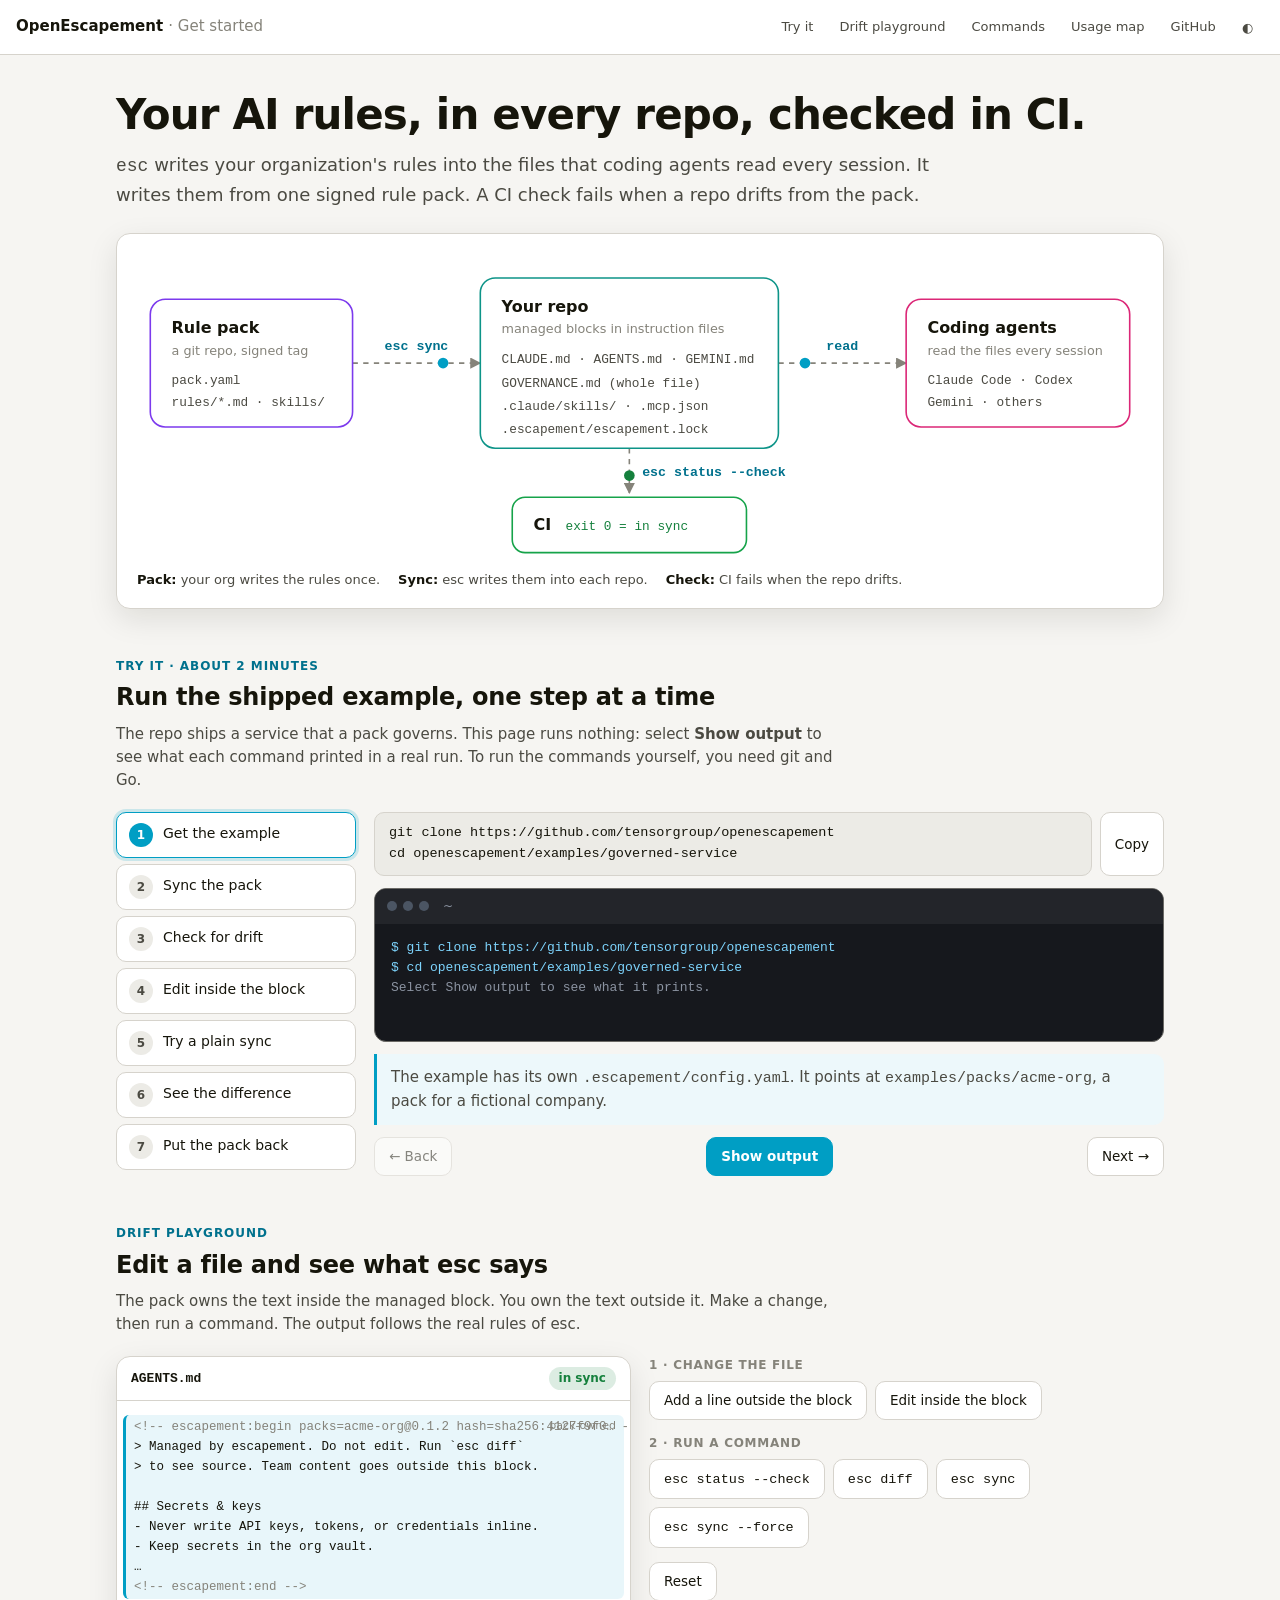
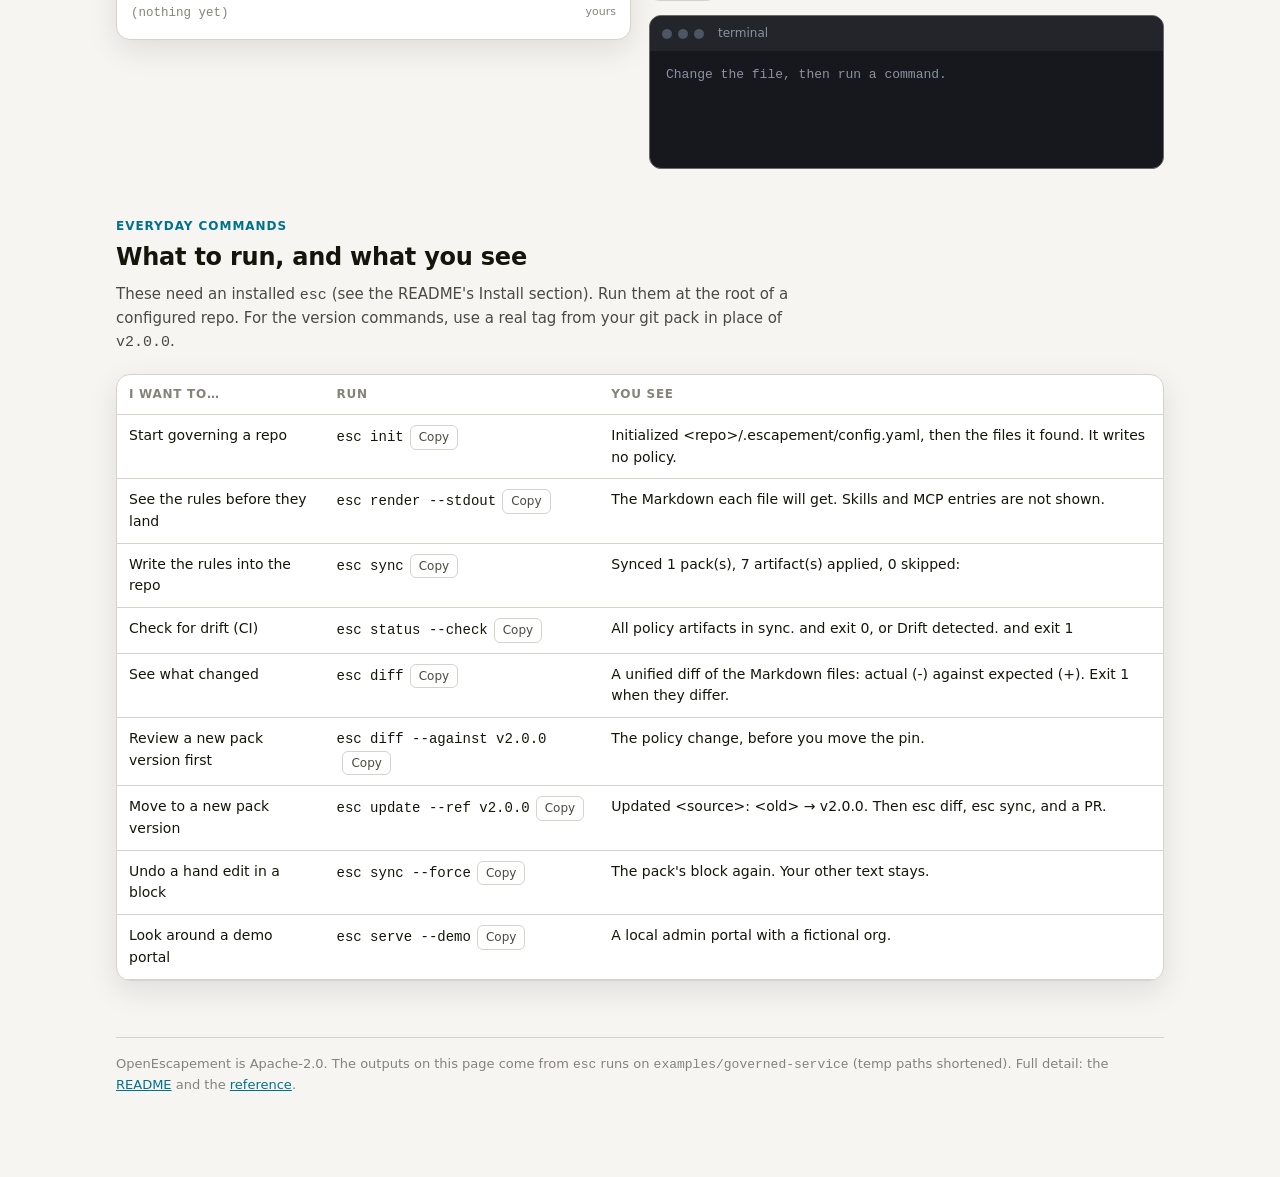
<file: docs/start/index.html>
<!doctype html>
<html lang="en">
<head>
<meta charset="utf-8">
<meta name="viewport" content="width=device-width, initial-scale=1, viewport-fit=cover">
<title>Get started with OpenEscapement</title>
<meta name="description" content="Try esc step by step: sync a rule pack, check for drift, and see what each command prints.">
<!-- docs/start/index.html — the interactive getting-started guide, linked from the README.
     Written 2026-11-24. Self-contained: no external requests. Every terminal output on this page
     was captured from a real esc run on examples/governed-service; long temp paths are shortened.
     Update the outputs here when esc's output format changes. -->
<style>
:root {
  color-scheme: light;
  --bg: #f6f5f2; --ground: #ecebe6; --surface: #ffffff; --ink: #16150b; --ink-2: #4b4a42; --ink-3: #85837a;
  --line: #d6d3cc; --accent: #009ec4; --accent-ink: #00718d; --focus: #009ec4; --warn: #b45309;
  --ok: #15803d; --bad: #dc2626;
  --author: #7c3aed; --repo: #0d9488; --ci: #16a34a; --core: #0891b2; --person: #db2777;
  --term-bg: #16181d; --term-ink: #e6e8ec; --term-dim: #8b93a1; --term-ok: #4ade80; --term-bad: #f87171; --term-warn: #fbbf24; --term-cmd: #7dd3fc;
  --shadow: 0 10px 30px rgba(22, 21, 11, .10);
}
@media (prefers-color-scheme: dark) {
  :root:not([data-theme="light"]) {
    color-scheme: dark;
    --bg: #0f1115; --ground: #14171d; --surface: #1a1e26; --ink: #eef0f3; --ink-2: #b5bac4; --ink-3: #7d8491;
    --line: #2c323d; --accent: #38bdf8; --accent-ink: #7dd3fc; --focus: #38bdf8; --warn: #fbbf24;
    --ok: #4ade80; --bad: #f87171;
    --term-bg: #0b0d11; --shadow: 0 10px 30px rgba(0, 0, 0, .45);
  }
}
:root[data-theme="dark"] {
  color-scheme: dark;
  --bg: #0f1115; --ground: #14171d; --surface: #1a1e26; --ink: #eef0f3; --ink-2: #b5bac4; --ink-3: #7d8491;
  --line: #2c323d; --accent: #38bdf8; --accent-ink: #7dd3fc; --focus: #38bdf8; --warn: #fbbf24;
  --ok: #4ade80; --bad: #f87171;
  --term-bg: #0b0d11; --shadow: 0 10px 30px rgba(0, 0, 0, .45);
}
* { box-sizing: border-box; }
[hidden] { display: none !important; }
html { scroll-behavior: smooth; }
@media (prefers-reduced-motion: reduce) { html { scroll-behavior: auto; } }
body {
  margin: 0; background: var(--bg); color: var(--ink);
  font: 15px/1.55 ui-sans-serif, system-ui, -apple-system, "Segoe UI", Roboto, "Helvetica Neue", Arial, sans-serif;
}
code, pre, .mono { font-family: ui-monospace, SFMono-Regular, Menlo, Consolas, monospace; }
a { color: var(--accent-ink); }
:focus-visible { outline: 2px solid var(--focus); outline-offset: 2px; }

/* top bar */
.top {
  position: sticky; top: env(safe-area-inset-top, 0px); z-index: 10;
  display: flex; align-items: center; gap: 14px; flex-wrap: wrap;
  padding: 10px max(16px, env(safe-area-inset-left, 0px)); background: var(--surface); border-bottom: 1px solid var(--line);
}
.brand { font-weight: 700; font-size: 15px; white-space: nowrap; }
.brand span { color: var(--ink-3); font-weight: 400; }
.top nav { display: flex; gap: 4px; flex-wrap: wrap; margin-left: auto; align-items: center; }
.top nav a, .iconbtn {
  font-size: 13px; color: var(--ink-2); text-decoration: none; padding: 6px 10px; border-radius: 99px;
  border: 1px solid transparent; background: none; cursor: pointer; font-family: inherit;
}
.top nav a:hover, .iconbtn:hover { border-color: var(--line); color: var(--ink); }

main { max-width: 1080px; margin: 0 auto; padding: 0 16px 80px; }
section { padding-top: 48px; }
h1 { font-size: clamp(28px, 5vw, 42px); line-height: 1.15; margin: 36px 0 12px; letter-spacing: -.02em; }
h2 { font-size: 24px; margin: 0 0 6px; letter-spacing: -.01em; }
.lede { font-size: 18px; color: var(--ink-2); max-width: 46em; margin: 0 0 8px; }
.sub { color: var(--ink-2); margin: 0 0 20px; max-width: 48em; }
.eyebrow { font-size: 12px; font-weight: 700; letter-spacing: .08em; text-transform: uppercase; color: var(--accent-ink); margin: 0 0 4px; }
.card { background: var(--surface); border: 1px solid var(--line); border-radius: 14px; box-shadow: var(--shadow); }

/* hero diagram */
.hero-fig { margin-top: 24px; padding: 12px; overflow-x: auto; }
.hero-fig svg { display: block; width: 100%; min-width: 640px; height: auto; }
.n-box { fill: var(--surface); stroke: var(--line); stroke-width: 1.5; }
.n-title { fill: var(--ink); font-weight: 700; font-size: 15px; }
.n-sub { fill: var(--ink-3); font-size: 12px; }
.n-mono { fill: var(--ink-2); font-size: 12px; font-family: ui-monospace, SFMono-Regular, Menlo, monospace; }
.edge { stroke: var(--ink-3); stroke-width: 1.5; fill: none; stroke-dasharray: 5 5; }
.edge-label { fill: var(--accent-ink); font-size: 12.5px; font-weight: 600; font-family: ui-monospace, SFMono-Regular, Menlo, monospace; }
.dot { fill: var(--accent); }
.dot.ok { fill: var(--ok); }
.chip { font-size: 12px; }
.legend-row { display: flex; gap: 18px; flex-wrap: wrap; color: var(--ink-2); font-size: 13px; padding: 4px 8px 6px; }
.legend-row b { color: var(--ink); }

/* terminal */
.term {
  background: var(--term-bg); color: var(--term-ink); border-radius: 12px; padding: 0; overflow: hidden;
  border: 1px solid color-mix(in srgb, var(--line) 50%, #000);
}
.term-bar { display: flex; align-items: center; gap: 6px; padding: 8px 12px; background: color-mix(in srgb, var(--term-bg) 80%, #fff 6%); }
.term-bar i { width: 10px; height: 10px; border-radius: 50%; background: #4b5563; display: inline-block; }
.term-bar span { margin-left: 8px; font-size: 12px; color: var(--term-dim); }
.term pre { margin: 0; padding: 14px 16px; font-size: 13px; line-height: 1.55; overflow-x: auto; min-height: 9em; white-space: pre; }
.t-cmd { color: var(--term-cmd); }
.t-ok { color: var(--term-ok); }
.t-bad { color: var(--term-bad); }
.t-warn { color: var(--term-warn); }
.t-dim { color: var(--term-dim); }
.t-add { color: var(--term-ok); }
.t-del { color: var(--term-bad); }
.exit { display: inline-block; margin-top: 4px; font-size: 12px; padding: 1px 8px; border-radius: 99px; }
.exit.ok { background: color-mix(in srgb, var(--term-ok) 18%, transparent); color: var(--term-ok); }
.exit.bad { background: color-mix(in srgb, var(--term-bad) 20%, transparent); color: var(--term-bad); }

/* stepper */
.stepper { display: grid; grid-template-columns: 240px 1fr; gap: 18px; }
.steps { list-style: none; margin: 0; padding: 0; display: flex; flex-direction: column; gap: 6px; }
.steps button {
  width: 100%; text-align: left; display: flex; gap: 10px; align-items: flex-start;
  padding: 10px 12px; border-radius: 10px; border: 1px solid var(--line); background: var(--surface);
  color: var(--ink); cursor: pointer; font: inherit; font-size: 14px;
}
.steps button .num {
  flex: none; width: 24px; height: 24px; border-radius: 50%; display: grid; place-items: center;
  font-size: 12px; font-weight: 700; background: var(--ground); color: var(--ink-2);
}
.steps button[aria-current="step"] { border-color: var(--accent); box-shadow: 0 0 0 3px color-mix(in srgb, var(--accent) 18%, transparent); }
.steps button[aria-current="step"] .num { background: var(--accent); color: #fff; }
.steps button.done .num { background: color-mix(in srgb, var(--ok) 25%, var(--ground)); color: var(--ok); }
.step-body { display: flex; flex-direction: column; gap: 12px; min-width: 0; }
.cmdline { display: flex; align-items: stretch; gap: 8px; }
.cmdline pre {
  flex: 1; margin: 0; padding: 10px 14px; border-radius: 10px; background: var(--ground); border: 1px solid var(--line);
  font-size: 13.5px; overflow-x: auto; color: var(--ink);
}
.btn {
  font: inherit; font-size: 13.5px; padding: 8px 14px; border-radius: 10px; border: 1px solid var(--line);
  background: var(--surface); color: var(--ink); cursor: pointer; white-space: nowrap;
}
.btn:hover { border-color: var(--ink-3); }
.btn.primary { background: var(--accent); border-color: var(--accent); color: #fff; font-weight: 600; }
.btn.primary:hover { filter: brightness(1.05); }
.btn[disabled] { opacity: .5; cursor: default; }
.meaning { padding: 12px 14px; border-left: 3px solid var(--accent); background: color-mix(in srgb, var(--accent) 7%, var(--surface)); border-radius: 0 10px 10px 0; color: var(--ink-2); }
.meaning b { color: var(--ink); }
.step-nav { display: flex; gap: 8px; justify-content: space-between; flex-wrap: wrap; }

/* playground */
.play { display: grid; grid-template-columns: 1fr 1fr; gap: 18px; align-items: start; }
.file { padding: 0; overflow: hidden; }
.file-head { display: flex; justify-content: space-between; align-items: center; gap: 8px; padding: 10px 14px; border-bottom: 1px solid var(--line); font-size: 13px; }
.file-head b { font-family: ui-monospace, SFMono-Regular, Menlo, monospace; }
.badge { font-size: 12px; padding: 2px 10px; border-radius: 99px; font-weight: 600; }
.badge.ok { background: color-mix(in srgb, var(--ok) 15%, transparent); color: var(--ok); }
.badge.bad { background: color-mix(in srgb, var(--bad) 15%, transparent); color: var(--bad); }
.doc { margin: 0; padding: 12px 14px; font-size: 12.5px; line-height: 1.6; overflow-x: auto; }
.doc .zone { display: block; border-radius: 6px; padding: 2px 8px; margin: 2px -8px; }
.doc .managed { background: color-mix(in srgb, var(--accent) 9%, transparent); border-left: 3px solid var(--accent); }
.doc .managed.altered { background: color-mix(in srgb, var(--bad) 10%, transparent); border-left-color: var(--bad); }
.doc .marker { color: var(--ink-3); }
.doc .mine { color: var(--ok); font-weight: 600; }
.doc .rogue { color: var(--bad); font-weight: 600; }
.doc .tag { float: right; font-size: 11px; color: var(--ink-3); font-family: ui-sans-serif, system-ui, sans-serif; }
.controls { display: flex; flex-direction: column; gap: 14px; }
.btn-group { display: flex; flex-wrap: wrap; gap: 8px; }
.btn-group-label { font-size: 12px; font-weight: 700; color: var(--ink-3); text-transform: uppercase; letter-spacing: .06em; margin: 0 0 6px; }

/* cheat sheet */
.cheat { width: 100%; border-collapse: collapse; font-size: 14px; }
.cheat-wrap { overflow-x: auto; }
.cheat th, .cheat td { text-align: left; padding: 10px 12px; border-bottom: 1px solid var(--line); vertical-align: top; }
.cheat th { font-size: 12px; text-transform: uppercase; letter-spacing: .06em; color: var(--ink-3); }
.cheat td code { white-space: nowrap; }
.copy {
  font: inherit; font-size: 12px; padding: 2px 8px; margin-left: 6px; border-radius: 6px; cursor: pointer;
  border: 1px solid var(--line); background: var(--surface); color: var(--ink-2);
}
.copy.done { color: var(--ok); border-color: var(--ok); }

.foot { margin-top: 56px; color: var(--ink-3); font-size: 13px; border-top: 1px solid var(--line); padding-top: 16px; }
.sr-only { position: absolute; width: 1px; height: 1px; padding: 0; margin: -1px; overflow: hidden; clip: rect(0 0 0 0); white-space: nowrap; border: 0; }

.stepper > *, .play > *, .step-body > *, .controls > * { min-width: 0; }
.cmdline pre { min-width: 0; }
.file, .term { max-width: 100%; }
@media (max-width: 820px) {
  .stepper, .play { grid-template-columns: 1fr; }
  .steps { flex-direction: row; overflow-x: auto; padding-bottom: 4px; }
  .steps li { flex: none; }
  .steps button { width: auto; }
  .steps button .label { display: none; }
  .steps button[aria-current="step"] .label { display: inline; }
}
</style>
</head>
<body>
<header class="top">
  <div class="brand">OpenEscapement <span>· Get started</span></div>
  <nav aria-label="Site">
    <a href="#try">Try it</a>
    <a href="#playground">Drift playground</a>
    <a href="#commands">Commands</a>
    <a href="../usage-map/">Usage map</a>
    <a href="https://github.com/tensorgroup/openescapement">GitHub</a>
    <button class="iconbtn" id="theme" type="button" aria-label="Switch light or dark theme">◐</button>
  </nav>
</header>

<main>
  <section aria-labelledby="hero-title" style="padding-top:0">
    <h1 id="hero-title">Your AI rules, in every repo, checked in CI.</h1>
    <p class="lede"><code>esc</code> writes your organization's rules into the files that coding agents read every session. It writes them from one signed rule pack. A CI check fails when a repo drifts from the pack.</p>

    <div class="card hero-fig" role="img" aria-label="Diagram: a rule pack flows through esc sync into the repo's instruction files. Coding agents read those files. esc status --check runs in CI and passes when the repo is in sync.">
      <svg viewBox="0 0 960 300" aria-hidden="true">
        <defs>
          <marker id="arrow" viewBox="0 0 10 10" refX="9" refY="5" markerWidth="7" markerHeight="7" orient="auto-start-reverse">
            <path d="M0,0 L10,5 L0,10 z" fill="var(--ink-3)"/>
          </marker>
        </defs>
        <!-- paths -->
        <path id="p1" class="edge" d="M210,110 L330,110" marker-end="url(#arrow)"/>
        <path id="p2" class="edge" d="M610,110 L730,110" marker-end="url(#arrow)"/>
        <path id="p3" class="edge" d="M470,190 L470,232" marker-end="url(#arrow)"/>
        <text class="edge-label" x="270" y="98" text-anchor="middle">esc sync</text>
        <text class="edge-label" x="670" y="98" text-anchor="middle">read</text>
        <text class="edge-label" x="482" y="216">esc status --check</text>

        <!-- pack -->
        <rect class="n-box" x="20" y="50" width="190" height="120" rx="14" style="stroke: var(--author)"/>
        <text class="n-title" x="40" y="82">Rule pack</text>
        <text class="n-sub" x="40" y="102">a git repo, signed tag</text>
        <text class="n-mono" x="40" y="130">pack.yaml</text>
        <text class="n-mono" x="40" y="150">rules/*.md · skills/</text>

        <!-- repo -->
        <rect class="n-box" x="330" y="30" width="280" height="160" rx="14" style="stroke: var(--repo)"/>
        <text class="n-title" x="350" y="62">Your repo</text>
        <text class="n-sub" x="350" y="82">managed blocks in instruction files</text>
        <text class="n-mono" x="350" y="110">CLAUDE.md · AGENTS.md · GEMINI.md</text>
        <text class="n-mono" x="350" y="132">GOVERNANCE.md (whole file)</text>
        <text class="n-mono" x="350" y="154">.claude/skills/ · .mcp.json</text>
        <text class="n-mono" x="350" y="176">.escapement/escapement.lock</text>

        <!-- agents -->
        <rect class="n-box" x="730" y="50" width="210" height="120" rx="14" style="stroke: var(--person)"/>
        <text class="n-title" x="750" y="82">Coding agents</text>
        <text class="n-sub" x="750" y="102">read the files every session</text>
        <text class="n-mono" x="750" y="130">Claude Code · Codex</text>
        <text class="n-mono" x="750" y="150">Gemini · others</text>

        <!-- CI -->
        <rect class="n-box" x="360" y="236" width="220" height="52" rx="12" style="stroke: var(--ci)"/>
        <text class="n-title" x="380" y="267">CI</text>
        <text class="n-mono" x="410" y="267" style="fill: var(--ok)">exit 0 = in sync</text>

        <!-- moving dots -->
        <circle class="dot anim" r="5"><animateMotion dur="2.4s" repeatCount="indefinite"><mpath href="#p1"/></animateMotion></circle>
        <circle class="dot anim" r="5" opacity="0"><set attributeName="opacity" to="1" begin="1.2s"/><animateMotion dur="2.4s" begin="1.2s" repeatCount="indefinite"><mpath href="#p2"/></animateMotion></circle>
        <circle class="dot ok anim" r="5" opacity="0"><set attributeName="opacity" to="1" begin=".6s"/><animateMotion dur="1.8s" begin=".6s" repeatCount="indefinite"><mpath href="#p3"/></animateMotion></circle>
      </svg>
      <div class="legend-row">
        <span><b>Pack:</b> your org writes the rules once.</span>
        <span><b>Sync:</b> esc writes them into each repo.</span>
        <span><b>Check:</b> CI fails when the repo drifts.</span>
      </div>
    </div>
  </section>

  <!-- ───────── Try it ───────── -->
  <section id="try" aria-labelledby="try-title">
    <p class="eyebrow">Try it · about 2 minutes</p>
    <h2 id="try-title">Run the shipped example, one step at a time</h2>
    <p class="sub">The repo ships a service that a pack governs. This page runs nothing: select <b>Show output</b> to see what each command printed in a real run. To run the commands yourself, you need git and Go.</p>

    <div class="stepper">
      <ol class="steps" id="steps"></ol>
      <div class="step-body">
        <div class="cmdline">
          <pre id="step-cmd" class="mono"></pre>
          <button class="btn" type="button" id="step-copy">Copy</button>
        </div>
        <div class="term">
          <div class="term-bar"><i></i><i></i><i></i><span id="step-cwd">examples/governed-service</span></div>
          <pre id="step-out" aria-live="polite"></pre>
        </div>
        <div class="meaning" id="step-meaning"></div>
        <div class="step-nav">
          <button class="btn" type="button" id="step-prev">← Back</button>
          <button class="btn primary" type="button" id="step-run">Show output</button>
          <button class="btn" type="button" id="step-next">Next →</button>
        </div>
      </div>
    </div>
  </section>

  <!-- ───────── Playground ───────── -->
  <section id="playground" aria-labelledby="pg-title">
    <p class="eyebrow">Drift playground</p>
    <h2 id="pg-title">Edit a file and see what esc says</h2>
    <p class="sub">The pack owns the text inside the managed block. You own the text outside it. Make a change, then run a command. The output follows the real rules of esc.</p>

    <div class="play">
      <div class="card file">
        <div class="file-head"><b>AGENTS.md</b><span class="badge ok" id="pg-badge">in sync</span></div>
        <pre class="doc mono" id="pg-doc" aria-live="polite"></pre>
      </div>
      <div class="controls">
        <div>
          <p class="btn-group-label">1 · Change the file</p>
          <div class="btn-group">
            <button class="btn" type="button" data-act="local">Add a line outside the block</button>
            <button class="btn" type="button" data-act="inside">Edit inside the block</button>
          </div>
        </div>
        <div>
          <p class="btn-group-label">2 · Run a command</p>
          <div class="btn-group">
            <button class="btn" type="button" data-act="status"><code>esc status --check</code></button>
            <button class="btn" type="button" data-act="diff"><code>esc diff</code></button>
            <button class="btn" type="button" data-act="sync"><code>esc sync</code></button>
            <button class="btn" type="button" data-act="force"><code>esc sync --force</code></button>
          </div>
        </div>
        <div class="btn-group"><button class="btn" type="button" data-act="reset">Reset</button></div>
        <div class="term">
          <div class="term-bar"><i></i><i></i><i></i><span>terminal</span></div>
          <pre id="pg-out" aria-live="polite"></pre>
        </div>
      </div>
    </div>
  </section>

  <!-- ───────── Commands ───────── -->
  <section id="commands" aria-labelledby="cmd-title">
    <p class="eyebrow">Everyday commands</p>
    <h2 id="cmd-title">What to run, and what you see</h2>
    <p class="sub">These need an installed <code>esc</code> (see the README's Install section). Run them at the root of a configured repo. For the version commands, use a real tag from your git pack in place of <code>v2.0.0</code>.</p>
    <div class="card cheat-wrap">
      <table class="cheat">
        <thead><tr><th scope="col">I want to…</th><th scope="col">Run</th><th scope="col">You see</th></tr></thead>
        <tbody id="cheat"></tbody>
      </table>
    </div>
  </section>

  <p class="foot">OpenEscapement is Apache-2.0. The outputs on this page come from <code>esc</code> runs on <code>examples/governed-service</code> (temp paths shortened). Full detail: the <a href="https://github.com/tensorgroup/openescapement#readme">README</a> and the <a href="https://github.com/tensorgroup/openescapement/blob/main/docs/reference.md">reference</a>.</p>
</main>

<script>
(() => {
  'use strict';
  const reduce = window.matchMedia('(prefers-reduced-motion: reduce)').matches;
  const $ = (id) => document.getElementById(id);
  const esc = (s) => s.replace(/[&<>]/g, (c) => ({ '&': '&amp;', '<': '&lt;', '>': '&gt;' }[c]));

  // ── theme toggle (same key style as the usage map) ──
  const root = document.documentElement;
  try { const t = localStorage.getItem('esc-start-theme'); if (t) root.setAttribute('data-theme', t); } catch (e) {}
  $('theme').addEventListener('click', () => {
    const cur = root.getAttribute('data-theme');
    const dark = cur ? cur === 'dark' : window.matchMedia('(prefers-color-scheme: dark)').matches;
    const next = dark ? 'light' : 'dark';
    root.setAttribute('data-theme', next);
    try { localStorage.setItem('esc-start-theme', next); } catch (e) {}
  });
  if (reduce) document.querySelectorAll('svg .anim').forEach((n) => n.remove());

  // ── colour one output line ──
  function paint(line) {
    const e = esc(line);
    if (/^\$ /.test(line)) return '<span class="t-cmd">' + e + '</span>';
    if (/^\s*✓/.test(line)) return e.replace('✓', '<span class="t-ok">✓</span>').replace(/(in sync)/, '<span class="t-ok">$1</span>');
    if (/^\s*✗/.test(line)) return '<span class="t-bad">' + e + '</span>';
    if (/^\s*skipped|\(skipped|[1-9]\d* skipped/.test(line)) return '<span class="t-warn">' + e + '</span>';
    if (/^Drift detected/.test(line)) return '<span class="t-bad">' + e + '</span>';
    if (/^All policy artifacts in sync/.test(line)) return '<span class="t-ok">' + e + '</span>';
    if (/^\+(?!\+)/.test(line)) return '<span class="t-add">' + e + '</span>';
    if (/^-(?!-)/.test(line)) return '<span class="t-del">' + e + '</span>';
    if (/^(diff |index |---|\+\+\+|@@|=====)/.test(line)) return '<span class="t-dim">' + e + '</span>';
    if (/^\s+`esc/.test(line)) return '<span class="t-dim">' + e + '</span>';
    return e;
  }
  function exitTag(code) {
    if (code === null || code === undefined) return '';
    return '\n<span class="exit ' + (code === 0 ? 'ok' : 'bad') + '">exit ' + code + '</span>';
  }

  // Types lines into a <pre>. Returns a cancel function.
  function typeInto(pre, lines, code) {
    let cancelled = false;
    if (reduce) { pre.innerHTML = lines.map(paint).join('\n') + exitTag(code); return () => {}; }
    pre.innerHTML = '';
    let i = 0;
    const step = () => {
      if (cancelled) return;
      if (i >= lines.length) { pre.innerHTML += exitTag(code); return; }
      pre.innerHTML += (i ? '\n' : '') + paint(lines[i]);
      i += 1;
      setTimeout(step, i === 1 ? 260 : 55);
    };
    step();
    return () => { cancelled = true; };
  }

  // ── real outputs ──
  const SYNC_OK = [
    'Synced 1 pack(s), 7 artifact(s) applied, 0 skipped:',
    '  block      CLAUDE.md',
    '  block      AGENTS.md',
    '  block      GEMINI.md',
    '  file       GOVERNANCE.md',
    '  json-keys  .mcp.json',
    '  dir        .claude/skills/esc-acme-org-acme-vault',
    '  file       .claude/rules/esc-acme-org-api-handlers.md',
  ];
  const SYNC_SKIP = [
    'Synced 1 pack(s), 6 artifact(s) applied, 1 skipped:',
    '  block      CLAUDE.md',
    '  block      AGENTS.md  (skipped, see warning below)',
    '  block      GEMINI.md',
    '  file       GOVERNANCE.md',
    '  json-keys  .mcp.json',
    '  dir        .claude/skills/esc-acme-org-acme-vault',
    '  file       .claude/rules/esc-acme-org-api-handlers.md',
    '  skipped AGENTS.md: managed block was hand-edited (hash mismatch)',
    '    `esc diff` to inspect · `esc sync --force` to overwrite',
  ];
  const OTHERS = [
    '  ✓ GEMINI.md            in sync',
    '  ✓ GOVERNANCE.md        in sync',
    '  ✓ .mcp.json            in sync',
    '  ✓ .claude/skills/esc-acme-org-acme-vault in sync',
    '  ✓ .claude/rules/esc-acme-org-api-handlers.md in sync',
  ];
  function statusLines(local, altered) {
    const suffix = local ? '  ·  +' + local + ' lines local' : '';
    const agents = altered
      ? ['  ✗ AGENTS.md            altered: managed block was hand-edited (hash mismatch)' + suffix,
         '                         `esc diff` to inspect · `esc sync --force` to overwrite']
      : ['  ✓ AGENTS.md            in sync' + suffix];
    return ['  ✓ CLAUDE.md            in sync  ·  +11 lines local'].concat(agents, OTHERS,
      [altered ? 'Drift detected. Run `esc diff` to inspect, `esc sync` to reconcile.' : 'All policy artifacts in sync.']);
  }
  function diffLines(rogue) {
    const out = [
      'diff --git actual/AGENTS.md expected/AGENTS.md',
      '--- actual/AGENTS.md',
      '+++ expected/AGENTS.md',
      '@@ -59,' + (4 + rogue) + ' +59,4 @@',
      ' - **Review required:** Model-vendor hosting (Claude artifacts, OpenAI apps) (app-hosting) - Fine for demos; data-handling review before real user data',
      ' - **Review required:** Self-hosted open-weights models (model) - Talk to #ml-platform about GPU pool and eval requirements',
      ' - **Banned:** Raw port forwarding (hosting-exposure) - No direct exposure of local services to the internet',
    ];
    for (let k = 0; k < rogue; k += 1) out.push('-Always use port 8080.');
    out.push(" <!-- escapement:end -->");
    return out;
  }

  // ── the stepper ──
  const STEPS = [
    { title: 'Get the example', cmd: 'git clone https://github.com/tensorgroup/openescapement\ncd openescapement/examples/governed-service',
      out: ['$ git clone https://github.com/tensorgroup/openescapement', "Cloning into 'openescapement'...", '$ cd openescapement/examples/governed-service'],
      hasPrompts: true, code: 0, cwd: '~',
      meaning: 'The example has its own <code>.escapement/config.yaml</code>. It points at <code>examples/packs/acme-org</code>, a pack for a fictional company.' },
    { title: 'Sync the pack', cmd: 'go run ../../cmd/esc sync', out: SYNC_OK, code: 0,
      meaning: '<b>esc wrote seven artifacts.</b> Each instruction file got a managed block. esc also wrote <code>GOVERNANCE.md</code>, an MCP server entry, a skill, and a rule file.' },
    { title: 'Check for drift', cmd: 'go run ../../cmd/esc status --check', out: statusLines(0, false), code: 0,
      meaning: '<b>Exit 0: CI passes.</b> <code>+11 lines local</code> is the team\'s own text outside the block. esc keeps it and never counts it as drift.' },
    { title: 'Edit inside the block', cmd: '# add "Always use port 8080." inside the managed block of AGENTS.md\ngo run ../../cmd/esc status --check',
      out: statusLines(0, true), code: 1,
      meaning: '<b>Exit 1: CI fails.</b> The pack owns the text inside the block. To change a rule, change the pack, not the file.' },
    { title: 'Try a plain sync', cmd: 'go run ../../cmd/esc sync', out: SYNC_SKIP, code: 0,
      meaning: '<b>esc does not overwrite a hand edit.</b> It skips the file and tells you. Exit 0 means esc applied what it could, not that the repo is in sync.' },
    { title: 'See the difference', cmd: 'go run ../../cmd/esc diff', out: diffLines(1), code: 1,
      meaning: 'The diff compares the file (actual) with what the pack expects. Your line is the only difference. <code>esc diff</code> exits 1 when there is a difference.' },
    { title: 'Put the pack back', cmd: 'go run ../../cmd/esc sync --force\ngo run ../../cmd/esc status --check',
      out: ['$ go run ../../cmd/esc sync --force'].concat(SYNC_OK, ['', '$ go run ../../cmd/esc status --check'], statusLines(0, false)),
      hasPrompts: true, code: 0,
      meaning: '<b>Back in sync.</b> <code>--force</code> rewrites only the managed block. Your text outside the block stays.' },
  ];
  let cur = 0; let cancel = () => {};
  const stepsEl = $('steps');
  STEPS.forEach((s, i) => {
    const li = document.createElement('li');
    const b = document.createElement('button');
    b.type = 'button';
    b.innerHTML = '<span class="num">' + (i + 1) + '</span><span class="label">' + esc(s.title) + '</span>';
    b.setAttribute('aria-label', 'Step ' + (i + 1) + ': ' + s.title);
    b.addEventListener('click', () => show(i, true));
    li.appendChild(b); stepsEl.appendChild(li);
  });
  function show(i, run) {
    cancel(); cur = i;
    const s = STEPS[i];
    [...stepsEl.querySelectorAll('button')].forEach((b, k) => {
      if (k === i) b.setAttribute('aria-current', 'step'); else b.removeAttribute('aria-current');
      b.classList.toggle('done', k < i);
    });
    $('step-cmd').textContent = s.cmd;
    $('step-cwd').textContent = s.cwd || 'examples/governed-service';
    $('step-meaning').innerHTML = s.meaning;
    $('step-prev').disabled = i === 0;
    $('step-next').disabled = i === STEPS.length - 1;
    const prompt = s.cmd.split('\n').filter((l) => !l.startsWith('#')).map((l) => '$ ' + l);
    if (run) cancel = typeInto($('step-out'), s.hasPrompts ? s.out : prompt.concat(s.out), s.code);
    else $('step-out').innerHTML = prompt.map(paint).join('\n') + '\n<span class="t-dim">Select Show output to see what it prints.</span>';
  }
  $('step-run').addEventListener('click', () => show(cur, true));
  $('step-prev').addEventListener('click', () => show(Math.max(0, cur - 1), false));
  $('step-next').addEventListener('click', () => show(Math.min(STEPS.length - 1, cur + 1), true));
  $('step-copy').addEventListener('click', (e) => copy(STEPS[cur].cmd, e.currentTarget));
  show(0, false);

  // ── the playground ──
  const pg = { local: 0, rogue: 0 };
  const PACK_TEXT = [
    '> Managed by escapement. Do not edit. Run `esc diff`',
    '> to see source. Team content goes outside this block.',
    '',
    '## Secrets & keys',
    '- Never write API keys, tokens, or credentials inline.',
    '- Keep secrets in the org vault.',
    '…',
  ];
  const LOCAL_LINES = ['Deploy on Fridays only after noon.', 'Ask #payments before changing the ledger.', 'Run make lint before every push.'];
  function renderDoc() {
    const begin = '<span class="marker">&lt;!-- escapement:begin packs=acme-org@0.1.2 hash=sha256:4127f9f0… --&gt;</span>';
    const end = '<span class="marker">&lt;!-- escapement:end --&gt;</span>';
    let body = PACK_TEXT.slice(0, 2).map(esc).join('\n') + '\n';
    for (let k = 0; k < pg.rogue; k += 1) body += '<span class="rogue">Always use port 8080.</span>\n';
    body += PACK_TEXT.slice(2).map(esc).join('\n');
    let html = '<span class="zone managed' + (pg.rogue ? ' altered' : '') + '"><span class="tag">' + (pg.rogue ? 'pack-owned · edited' : 'pack-owned') + '</span>' + begin + '\n' + body + '\n' + end + '</span>';
    if (pg.local) {
      const mine = [];
      for (let k = 0; k < pg.local; k += 1) mine.push(LOCAL_LINES[k % LOCAL_LINES.length]);
      html += '<span class="zone"><span class="tag">yours</span>' + mine.map((l) => '<span class="mine">' + esc(l) + '</span>').join('\n') + '</span>';
    } else {
      html += '<span class="zone"><span class="tag">yours</span><span class="marker">(nothing yet)</span></span>';
    }
    $('pg-doc').innerHTML = html;
    const badge = $('pg-badge');
    badge.className = 'badge ' + (pg.rogue ? 'bad' : 'ok');
    badge.textContent = pg.rogue ? 'altered' : (pg.local ? 'in sync · +' + pg.local + ' local' : 'in sync');
  }
  let pgCancel = () => {};
  function pgRun(cmd, lines, code) { pgCancel(); pgCancel = typeInto($('pg-out'), ['$ ' + cmd].concat(lines), code); }
  document.querySelectorAll('[data-act]').forEach((b) => b.addEventListener('click', () => {
    const a = b.dataset.act;
    if (a === 'local') { pg.local += 1; renderDoc(); pgRun('# you added a line after the block', ['(your own text: esc keeps it and does not count it as drift)'], null); }
    if (a === 'inside') { pg.rogue += 1; renderDoc(); pgRun('# you added a line inside the managed block', ['(the pack owns this text: esc reports it as altered)'], null); }
    if (a === 'status') pgRun('esc status --check', statusLines(pg.local, pg.rogue > 0), pg.rogue ? 1 : 0);
    if (a === 'diff') pgRun('esc diff', pg.rogue ? diffLines(pg.rogue) : [], pg.rogue ? 1 : 0);
    if (a === 'sync') pgRun('esc sync', pg.rogue ? SYNC_SKIP : SYNC_OK, 0);
    if (a === 'force') { pg.rogue = 0; renderDoc(); pgRun('esc sync --force', SYNC_OK, 0); }
    if (a === 'reset') { pg.local = 0; pg.rogue = 0; renderDoc(); pgCancel(); $('pg-out').innerHTML = '<span class="t-dim">Change the file, then run a command.</span>'; }
  }));
  renderDoc();
  $('pg-out').innerHTML = '<span class="t-dim">Change the file, then run a command.</span>';

  // ── cheat sheet ──
  const CHEAT = [
    ['Start governing a repo', 'esc init', 'Initialized <repo>/.escapement/config.yaml, then the files it found. It writes no policy.'],
    ['See the rules before they land', 'esc render --stdout', 'The Markdown each file will get. Skills and MCP entries are not shown.'],
    ['Write the rules into the repo', 'esc sync', 'Synced 1 pack(s), 7 artifact(s) applied, 0 skipped:'],
    ['Check for drift (CI)', 'esc status --check', 'All policy artifacts in sync. and exit 0, or Drift detected. and exit 1'],
    ['See what changed', 'esc diff', 'A unified diff of the Markdown files: actual (-) against expected (+). Exit 1 when they differ.'],
    ['Review a new pack version first', 'esc diff --against v2.0.0', 'The policy change, before you move the pin.'],
    ['Move to a new pack version', 'esc update --ref v2.0.0', 'Updated <source>: <old> → v2.0.0. Then esc diff, esc sync, and a PR.'],
    ['Undo a hand edit in a block', 'esc sync --force', 'The pack\'s block again. Your other text stays.'],
    ['Look around a demo portal', 'esc serve --demo', 'A local admin portal with a fictional org.'],
  ];
  const tb = $('cheat');
  CHEAT.forEach(([want, cmd, see]) => {
    const tr = document.createElement('tr');
    tr.innerHTML = '<td>' + esc(want) + '</td><td><code>' + esc(cmd) + '</code><button class="copy" type="button" aria-label="Copy ' + esc(cmd) + '">Copy</button></td><td>' + esc(see) + '</td>';
    tr.querySelector('.copy').addEventListener('click', (e) => copy(cmd, e.currentTarget));
    tb.appendChild(tr);
  });

  // ── copy helper ──
  function copy(text, btn) {
    const done = () => { const t = btn.textContent; btn.textContent = 'Copied'; btn.classList.add('done'); setTimeout(() => { btn.textContent = t; btn.classList.remove('done'); }, 1400); };
    if (navigator.clipboard && navigator.clipboard.writeText) navigator.clipboard.writeText(text).then(done, () => {});
  }
})();
</script>
</body>
</html>
</file>
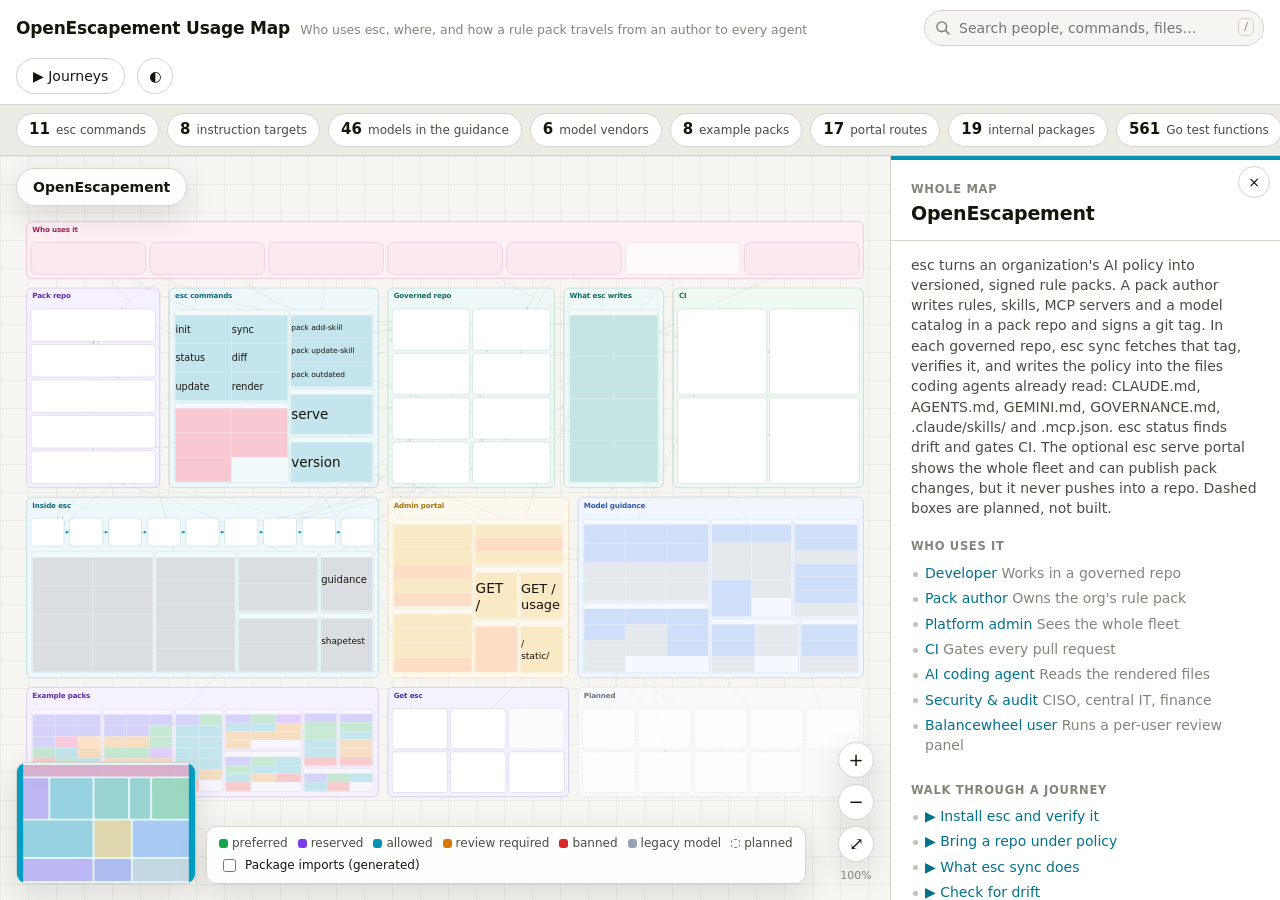
<file: docs/usage-map/index.html>
<!doctype html>
<html lang="en">
<head>
<meta charset="utf-8">
<meta name="viewport" content="width=device-width, initial-scale=1, viewport-fit=cover">
<title>OpenEscapement Usage Map</title>
<!-- Open this file straight from disk. Generated parts: data.generated.js (gitignored;
     go run ./docs/usage-map/gen --open). People, places, services and journeys: infra.js. Engine: app.js. -->
<style>
:root {
  color-scheme: light;
  --bg: #f6f5f2; --ground: #ecebe6; --surface: #ffffff; --ink: #16150b; --ink-2: #4b4a42; --ink-3: #85837a;
  --line: #d6d3cc; --accent: #009ec4; --accent-ink: #00718d; --focus: #009ec4; --warn: #b45309;
  --grid: rgba(22, 21, 11, .05);
  --person: #db2777; --core: #0891b2; --author: #7c3aed; --repo: #0d9488; --ci: #16a34a; --portal: #e8a20c;
  --release: #4f46e5; --vendor: #3b78e7; --observe: #e11d48; --data: #64748b; --ext: #f38020; --plan: #94a3b8;
  --shadow: 0 10px 30px rgba(22, 21, 11, .12);
}
@media (prefers-color-scheme: dark) {
  :root:not([data-theme="light"]) {
    color-scheme: dark;
    --bg: #0f1115; --ground: #14171d; --surface: #1a1e26; --ink: #eef0f3; --ink-2: #b5bac4; --ink-3: #7d8491;
    --line: #2c323d; --accent: #38bdf8; --accent-ink: #7dd3fc; --focus: #38bdf8; --warn: #fbbf24;
    --grid: rgba(255, 255, 255, .035); --shadow: 0 10px 30px rgba(0, 0, 0, .45);
  }
}
:root[data-theme="dark"] {
  color-scheme: dark;
  --bg: #0f1115; --ground: #14171d; --surface: #1a1e26; --ink: #eef0f3; --ink-2: #b5bac4; --ink-3: #7d8491;
  --line: #2c323d; --accent: #38bdf8; --accent-ink: #7dd3fc; --focus: #38bdf8; --warn: #fbbf24;
  --grid: rgba(255, 255, 255, .035); --shadow: 0 10px 30px rgba(0, 0, 0, .45);
}
* { box-sizing: border-box; }
[hidden] { display: none !important; }
html, body { height: 100%; margin: 0; }
body {
  background: var(--bg); color: var(--ink);
  font: 14px/1.45 ui-sans-serif, system-ui, -apple-system, "Segoe UI", Roboto, "Helvetica Neue", Arial, sans-serif;
  display: flex; flex-direction: column; overflow: hidden;
  padding-top: env(safe-area-inset-top, 0px);
}
button { font: inherit; color: inherit; }
:focus-visible { outline: 2px solid var(--focus); outline-offset: 2px; }
code, .mono, pre { font-family: ui-monospace, SFMono-Regular, Menlo, Consolas, monospace; }

/* ── top bar ─────────────────────────────────────────── */
.topbar {
  display: flex; align-items: center; gap: 12px; padding: 10px 16px;
  border-bottom: 1px solid var(--line); background: var(--surface); position: relative; z-index: 5; flex-wrap: wrap;
}
.brand { display: flex; align-items: baseline; gap: 10px; margin-right: auto; min-width: 0; }
.brand h1 { font-size: 17px; margin: 0; letter-spacing: -.01em; white-space: nowrap; }
.brand span { color: var(--ink-3); font-size: 12.5px; white-space: nowrap; overflow: hidden; text-overflow: ellipsis; }
.search-wrap { position: relative; flex: 0 1 340px; min-width: 180px; }
#search {
  width: 100%; height: 36px; border-radius: 99px; border: 1px solid var(--line); background: var(--bg);
  color: var(--ink); padding: 0 14px 0 34px; font: inherit;
}
#search:focus { border-color: var(--accent); outline: none; box-shadow: 0 0 0 3px color-mix(in srgb, var(--accent) 22%, transparent); }
.search-wrap svg { position: absolute; left: 11px; top: 10px; width: 16px; height: 16px; color: var(--ink-3); pointer-events: none; }
.kbd { position: absolute; right: 10px; top: 8px; font-size: 11px; color: var(--ink-3); border: 1px solid var(--line); border-radius: 5px; padding: 0 5px; pointer-events: none; }
#results {
  position: absolute; top: 42px; left: 0; right: 0; max-height: 60vh; overflow: auto; margin: 0; padding: 6px;
  list-style: none; background: var(--surface); border: 1px solid var(--line); border-radius: 12px; box-shadow: var(--shadow); z-index: 20;
}
#results li { display: flex; justify-content: space-between; gap: 10px; padding: 7px 10px; border-radius: 8px; cursor: pointer; }
#results li span { color: var(--ink-3); font-size: 12px; white-space: nowrap; }
#results li b { font-weight: 600; overflow: hidden; text-overflow: ellipsis; white-space: nowrap; }
#results li[aria-selected="true"], #results li:hover { background: color-mix(in srgb, var(--accent) 12%, transparent); }
#results li.empty { cursor: default; }
.btn {
  height: 36px; padding: 0 16px; border-radius: 99px; border: 1px solid var(--line); background: var(--surface);
  cursor: pointer; white-space: nowrap; display: inline-flex; align-items: center; gap: 6px;
}
.btn:hover { border-color: var(--ink-3); }
.btn.primary { background: var(--ink); color: var(--bg); border-color: var(--ink); }
.btn:disabled { opacity: .4; cursor: default; }
.icon { width: 36px; height: 36px; border-radius: 50%; border: 1px solid var(--line); background: var(--surface); cursor: pointer; display: inline-grid; place-items: center; padding: 0; }
.menu-wrap { position: relative; }
#flow-menu {
  position: absolute; right: 0; top: 42px; width: 260px; padding: 6px; background: var(--surface); border: 1px solid var(--line);
  border-radius: 12px; box-shadow: var(--shadow); z-index: 20; display: grid;
}
#flow-menu button { text-align: left; border: 0; background: none; padding: 9px 12px; border-radius: 8px; cursor: pointer; }
#flow-menu button:hover { background: color-mix(in srgb, var(--accent) 12%, transparent); }

/* ── stats strip ─────────────────────────────────────── */
#stats { display: flex; gap: 8px; padding: 8px 16px; overflow-x: auto; border-bottom: 1px solid var(--line); background: var(--ground); scrollbar-width: none; }
.stat-chip {
  display: flex; align-items: baseline; gap: 6px; padding: 5px 12px; border-radius: 99px; border: 1px solid var(--line);
  background: var(--surface); cursor: pointer; white-space: nowrap;
}
.stat-chip b { font-size: 15px; font-variant-numeric: tabular-nums; }
.stat-chip span { color: var(--ink-2); font-size: 12px; }
.stat-chip:hover { border-color: var(--accent); }

/* ── stage ───────────────────────────────────────────── */
.stage { flex: 1; display: flex; min-height: 0; position: relative; }
.canvas-wrap { flex: 1; position: relative; min-width: 0; overflow: hidden; background-color: var(--bg);
  background-image: linear-gradient(var(--grid) 1px, transparent 1px), linear-gradient(90deg, var(--grid) 1px, transparent 1px);
  background-size: 28px 28px; }
#map { width: 100%; height: 100%; display: block; touch-action: none; cursor: grab; user-select: none; -webkit-user-select: none; }
#map.panning { cursor: grabbing; }
#crumbs {
  position: absolute; left: 16px; top: 12px; display: flex; align-items: center; gap: 4px; flex-wrap: wrap; max-width: calc(100% - 32px);
  background: color-mix(in srgb, var(--surface) 90%, transparent); backdrop-filter: blur(8px); border: 1px solid var(--line);
  padding: 4px 6px; border-radius: 99px; box-shadow: var(--shadow);
}
#crumbs button { border: 0; background: none; padding: 4px 10px; border-radius: 99px; cursor: pointer; color: var(--ink-2); }
#crumbs button:hover { background: color-mix(in srgb, var(--accent) 12%, transparent); color: var(--ink); }
#crumbs button[aria-current] { color: var(--ink); font-weight: 600; }
#crumbs .sep { color: var(--ink-3); }
.controls { position: absolute; right: 16px; bottom: calc(16px + env(safe-area-inset-bottom, 0px)); display: flex; flex-direction: column; gap: 6px; align-items: center; }
.controls .icon { box-shadow: var(--shadow); font-size: 18px; }
#zoom-level { font-size: 11px; color: var(--ink-3); font-variant-numeric: tabular-nums; }
.legend {
  position: absolute; left: 16px; bottom: calc(16px + env(safe-area-inset-bottom, 0px)); display: flex; gap: 10px; align-items: flex-end; flex-wrap: wrap;
}
#minimap { width: 180px; height: 122px; background: color-mix(in srgb, var(--surface) 92%, transparent); border: 1px solid var(--line); border-radius: 10px; box-shadow: var(--shadow); cursor: crosshair; }
.mm-c { opacity: .35; }
.mm-view { fill: color-mix(in srgb, var(--accent) 10%, transparent); stroke: var(--accent); stroke-width: 14; vector-effect: non-scaling-stroke; }
.key {
  background: color-mix(in srgb, var(--surface) 92%, transparent); border: 1px solid var(--line); border-radius: 10px; box-shadow: var(--shadow);
  padding: 8px 12px; font-size: 12px; display: grid; gap: 4px; color: var(--ink-2);
}
.key label { display: flex; gap: 6px; align-items: center; cursor: pointer; color: var(--ink); }
.key .row { display: flex; gap: 10px; flex-wrap: wrap; }
.dot { display: inline-block; width: 9px; height: 9px; border-radius: 3px; vertical-align: -1px; margin-right: 4px; }
.flow-on .legend { display: none; }
#tip {
  position: absolute; pointer-events: none; background: var(--ink); color: var(--bg); padding: 6px 10px; border-radius: 8px;
  font-size: 12px; display: grid; max-width: 240px; z-index: 6;
}
#tip span { opacity: .7; font-size: 11px; }
#flowbar {
  position: absolute; left: 50%; transform: translateX(-50%); bottom: calc(16px + env(safe-area-inset-bottom, 0px)); width: min(560px, calc(100% - 32px));
  background: var(--surface); border: 1px solid var(--line); border-radius: 16px; box-shadow: var(--shadow); padding: 14px 16px; z-index: 7;
}
.fb-top { display: flex; align-items: center; gap: 8px; }
.fb-top .icon { margin-left: auto; width: 30px; height: 30px; }
.fb-desc { margin: 2px 0 8px; font-size: 12.5px; }
.fb-text { margin: 0 0 10px; }
.fb-dots { display: flex; gap: 5px; margin-bottom: 10px; flex-wrap: wrap; }
.fb-dots button { width: 22px; height: 6px; border-radius: 3px; border: 0; background: var(--line); cursor: pointer; padding: 0; }
.fb-dots button.on { background: var(--accent); }
.fb-ctrl { display: flex; gap: 8px; justify-content: flex-end; }

/* ── panel ───────────────────────────────────────────── */
#panel {
  width: 390px; flex: none; border-left: 1px solid var(--line); background: var(--surface); overflow: auto; display: none;
  padding-bottom: env(safe-area-inset-bottom, 0px);
}
#panel.open { display: block; }
#panel-close { position: sticky; top: 10px; float: right; margin: 10px 10px 0 0; z-index: 2; width: 32px; height: 32px; }
#panel-open { display: none; }
.stage:not(:has(#panel.open)) #panel-open { display: inline-grid; position: absolute; right: 16px; top: 12px; box-shadow: var(--shadow); }
.p-head { padding: 18px 20px 12px; border-bottom: 1px solid var(--line); border-top: 4px solid var(--tone); }
.p-head h2 { margin: 2px 0 0; font-size: 19px; letter-spacing: -.01em; overflow-wrap: anywhere; }
.p-kind { font-size: 11.5px; text-transform: uppercase; letter-spacing: .06em; color: var(--ink-3); font-weight: 600; }
.p-desc { margin: 14px 20px 4px; color: var(--ink-2); }
.p-sec { padding: 10px 20px; }
.p-sec h3 { font-size: 11.5px; text-transform: uppercase; letter-spacing: .06em; color: var(--ink-3); margin: 6px 0 8px; }
.p-list { margin: 0; padding: 0; list-style: none; display: grid; gap: 5px; }
.p-list li { position: relative; padding-left: 14px; }
.p-list.actions li { display: flex; flex-wrap: wrap; align-items: baseline; gap: 4px; padding-left: 0; }
.p-list:not(.actions) > li::before { content: ""; position: absolute; left: 2px; top: .62em; width: 5px; height: 5px; border-radius: 50%; background: var(--ink-3); opacity: .5; }
.linkish { border: 0; background: none; padding: 0; color: var(--accent-ink); cursor: pointer; text-align: left; font-weight: 500; }
.linkish:hover { text-decoration: underline; }
.muted { color: var(--ink-3); }
.dir { color: var(--ink-3); width: 1.1em; display: inline-block; }
.file { display: inline-flex; gap: 8px; align-items: baseline; min-width: 0; }
.file a { color: var(--accent-ink); font-family: ui-monospace, SFMono-Regular, Menlo, monospace; font-size: 12px; word-break: break-all; text-decoration: none; }
.file a:hover { text-decoration: underline; }
.file a.editor { font-family: inherit; font-size: 11px; color: var(--ink-3); border: 1px solid var(--line); border-radius: 99px; padding: 0 7px; }
.chips { display: flex; flex-wrap: wrap; gap: 5px; }
.chip { font-size: 11.5px; border: 1px solid var(--line); border-radius: 99px; padding: 1px 8px; background: var(--bg); }
.chip.flag { font-size: 10.5px; padding: 0 6px; }
.chip.warn { color: var(--warn); border-color: color-mix(in srgb, var(--warn) 45%, var(--line)); }
.p-filter { width: 100%; height: 34px; border: 1px solid var(--line); border-radius: 8px; background: var(--bg); color: var(--ink); padding: 0 10px; margin-bottom: 8px; font: inherit; }
.p-filter:focus { outline: none; border-color: var(--accent); }
.code { background: var(--bg); border: 1px solid var(--line); border-radius: 8px; padding: 10px 12px; margin: 0; font-size: 12px; white-space: pre-wrap; word-break: break-all; }
.stat-grid { display: grid; grid-template-columns: 1fr 1fr; gap: 8px; padding: 12px 20px 0; }
.stat { border: 1px solid var(--line); border-radius: 10px; padding: 10px 12px; display: grid; }
.stat b { font-size: 22px; font-variant-numeric: tabular-nums; }
.stat span { color: var(--ink-3); font-size: 12px; }
.missing { margin: auto; max-width: 520px; padding: 24px; }
.missing h2 { margin: 0 0 8px; }
.missing p { color: var(--ink-2); }
.planned-note { margin: 14px 20px 0; padding: 8px 12px; border: 1px dashed var(--warn); border-radius: 8px; color: var(--warn); font-size: 12.5px; }
.p-plain { margin: 0; color: var(--ink-2); }
.fb-cmd { margin: 0 0 10px; }
.gen { padding: 14px 20px 22px; font-size: 11.5px; color: var(--ink-3); border-top: 1px solid var(--line); margin-top: 12px; }

/* ── SVG map ─────────────────────────────────────────── */
#map text { fill: var(--ink); font-family: ui-sans-serif, system-ui, -apple-system, "Segoe UI", Roboto, sans-serif; pointer-events: none; }
.tone-person { --tone: var(--person); } .tone-core { --tone: var(--core); } .tone-author { --tone: var(--author); }
.tone-repo { --tone: var(--repo); } .tone-ci { --tone: var(--ci); } .tone-portal { --tone: var(--portal); }
.tone-release { --tone: var(--release); } .tone-vendor { --tone: var(--vendor); } .tone-observe { --tone: var(--observe); }
.tone-data { --tone: var(--data); } .tone-ext { --tone: var(--ext); } .tone-plan { --tone: var(--plan); }
.mm-c { fill: var(--tone); }
.cluster-bg { fill: color-mix(in srgb, var(--tone) 7%, var(--surface)); stroke: color-mix(in srgb, var(--tone) 45%, var(--line)); stroke-width: 1.5; }
.cluster { cursor: zoom-in; }
.cl-title { font-weight: 700; letter-spacing: -.02em; }
#map .cl-title { fill: color-mix(in srgb, var(--tone) 70%, var(--ink)); }
#map .cl-sub { fill: var(--ink-2); }
.node { cursor: pointer; }
.node-bg { fill: var(--surface); stroke: color-mix(in srgb, var(--tone) 40%, var(--line)); stroke-width: 1.2; transition: stroke .15s, stroke-width .15s; }
.node:hover .node-bg, .node.hl .node-bg { stroke: var(--tone); stroke-width: 2.4; }
.node.peer .node-bg { stroke: var(--accent); stroke-width: 2; }
#map .n-title { font-weight: 650; }
#map .n-sub { fill: var(--ink-2); }
#map .n-fact { fill: var(--ink-2); }
.group-bg { fill: color-mix(in srgb, var(--tone) 5%, var(--surface)); stroke: color-mix(in srgb, var(--tone) 35%, var(--line)); stroke-width: .8; }
.group { cursor: zoom-in; }
.group:hover .group-bg, .group.hl .group-bg { stroke: var(--tone); stroke-width: 1.4; }
.group.peer .group-bg { stroke: var(--accent); stroke-width: 1.4; }
#map .grp-title { font-weight: 650; fill: color-mix(in srgb, var(--tone) 60%, var(--ink)); }
.item { cursor: pointer; --c: var(--core); }
.item-bg { fill: color-mix(in srgb, var(--c) 24%, var(--surface)); stroke: none; }
.item:hover .item-bg, .item.hl .item-bg { stroke: var(--ink); stroke-width: .5; }
.item.peer .item-bg { stroke: var(--accent); stroke-width: .6; }
#map .item-detail { fill: var(--ink-2); font-family: ui-monospace, SFMono-Regular, Menlo, monospace; }
.persona .node-bg { fill: color-mix(in srgb, var(--tone) 10%, var(--surface)); }
/* planned parts: dashed outline, faded fill, a PLANNED tag */
.planned > .node-bg, .planned > .cluster-bg, .planned > .group-bg { stroke-dasharray: 7 5; }
.planned > .node-bg, .planned > .group-bg { fill: color-mix(in srgb, var(--surface) 70%, transparent); }
.item.planned .item-bg { fill: color-mix(in srgb, var(--c) 10%, var(--surface)); stroke: color-mix(in srgb, var(--c) 50%, var(--line)); stroke-width: .3; stroke-dasharray: 1 .8; }
#map .planned-tag { fill: var(--warn); font-weight: 700; letter-spacing: .08em; }
.dot.planned-dot { background: transparent; border: 1.5px dashed var(--ink-3); }
.edge.kind-planned .edge-line { stroke-dasharray: 5 5; }
.pipe { stroke: var(--tone, var(--core)); stroke-width: 2.5; fill: none; }

.edge-line { fill: none; stroke: var(--ink-3); stroke-width: 1.4; opacity: .32; transition: opacity .15s; }
.edge.kind-retired .edge-line { stroke-dasharray: 5 5; }
.edge.derived { display: none; }
.edge.derived .edge-line { stroke: var(--accent); stroke-width: .8; }
.show-derived .edge.derived, .edge.derived.hl { display: inline; }
.show-derived .edge.derived .edge-line { opacity: .16; }
.edge-label { display: none; }
#map .edge-label { fill: var(--ink-2); paint-order: stroke; stroke: var(--bg); stroke-width: 3px; font-weight: 600; }
.edge.hl .edge-label { display: inline; }
.edge.hl .edge-line { opacity: 1; stroke: var(--accent); stroke-width: 2.4; stroke-dasharray: 7 5; animation: march 1s linear infinite; }
.edge.derived.hl .edge-line { stroke-width: 1.2; }
.focusing .edge:not(.hl) .edge-line { opacity: .07; }
@keyframes march { to { stroke-dashoffset: -12; } }
.flow-line { fill: none; stroke: var(--observe); stroke-width: 3.5; stroke-dasharray: 9 6; animation: march 0.9s linear infinite; }
.flow-badge circle { fill: var(--observe); }
#map .flow-badge text { fill: #fff; font-weight: 700; }
/* Edges never take clicks or hover, so a raised edge cannot block the box under it. */
.layer-edges, .layer-edgesTop { pointer-events: none; }
.flowing .layer-edges, .flowing .layer-edgesTop { opacity: .25; }
.flowing .node:not(.in-flow), .flowing .item:not(.in-flow), .flowing .group:not(.in-flow) { opacity: .45; }
.flow-now .node-bg, .flow-now .group-bg, .flow-now .item-bg { stroke: var(--observe) !important; stroke-width: 3 !important; }
@media (prefers-reduced-motion: reduce) { .edge.hl .edge-line, .flow-line { animation: none; } }

/* level of detail: app.js sets hide-<tier> when that text tier is too small to read */
.hide-t30 .t30, .hide-t22 .t22, .hide-t16 .t16, .hide-t12 .t12, .hide-t9 .t9, .hide-t7 .t7, .hide-t5_5 .t5_5,
.hide-t4_2 .t4_2, .hide-t3_2 .t3_2, .hide-t2_4 .t2_4, .hide-t1_8 .t1_8, .hide-t1_3 .t1_3 { display: none; }
.huge-t30 .t30, .huge-t22 .t22, .huge-t16 .t16, .huge-t12 .t12, .huge-t9 .t9 { opacity: .12; }

/* ── small screens: the panel becomes a bottom sheet ─── */
@media (max-width: 760px) {
  .brand span, .kbd, #stats { display: none; }
  .topbar { gap: 8px; padding: 8px 12px; }
  .search-wrap { order: 3; flex: 1 0 100%; }
  #panel { position: absolute; left: 0; right: 0; bottom: 0; width: auto; max-height: 58%; border-left: 0; border-top: 1px solid var(--line);
    border-radius: 16px 16px 0 0; box-shadow: var(--shadow); z-index: 8; }
  .key { display: none; }
  #minimap { width: 120px; height: 82px; }
  .stage:not(:has(#panel.open)) #panel-open { top: auto; bottom: calc(16px + env(safe-area-inset-bottom, 0px)); right: 66px; }
}
</style>
</head>
<body>
<header class="topbar">
  <div class="brand"><h1 id="brand-title"></h1><span id="brand-sub"></span></div>
  <div class="search-wrap">
    <svg viewBox="0 0 20 20" fill="none" stroke="currentColor" stroke-width="2" aria-hidden="true"><circle cx="8.5" cy="8.5" r="6"/><path d="m13 13 5 5"/></svg>
    <input id="search" type="search" placeholder="Search people, commands, files…" autocomplete="off" aria-label="Search the map" aria-controls="results">
    <span class="kbd">/</span>
    <ul id="results" role="listbox" hidden></ul>
  </div>
  <div class="menu-wrap">
    <button id="flows-btn" class="btn" type="button" aria-haspopup="menu" aria-expanded="false">▶ Journeys</button>
    <div id="flow-menu" role="menu" hidden></div>
  </div>
  <button id="theme" class="icon" type="button" aria-label="Switch light or dark theme">◐</button>
</header>
<nav id="stats" aria-label="Size of the system"></nav>
<main class="stage">
  <div class="canvas-wrap">
    <svg id="map" role="img" aria-label="Zoomable usage map">
      <defs>
        <marker id="arrow" viewBox="0 0 10 10" refX="9" refY="5" markerWidth="6" markerHeight="6" orient="auto-start-reverse"><path d="M0,0 L10,5 L0,10 z" fill="var(--ink-3)"/></marker>
        <marker id="arrow-pipe" viewBox="0 0 10 10" refX="9" refY="5" markerWidth="5" markerHeight="5" orient="auto"><path d="M0,0 L10,5 L0,10 z" fill="var(--core)"/></marker>
        <marker id="arrow-flow" viewBox="0 0 10 10" refX="9" refY="5" markerWidth="4" markerHeight="4" orient="auto"><path d="M0,0 L10,5 L0,10 z" fill="var(--observe)"/></marker>
      </defs>
      <g id="world"></g>
    </svg>
    <nav id="crumbs" aria-label="Where you are"></nav>
    <div id="tip" hidden></div>
    <div class="legend">
      <svg id="minimap" aria-label="Overview: click to move there"></svg>
      <div class="key">
        <div class="row" id="key-rows"></div>
        <label><input id="toggle-derived" type="checkbox"> <span id="derived-label"></span></label>
      </div>
    </div>
    <div class="controls">
      <button id="zoom-in" class="icon" type="button" aria-label="Zoom in">+</button>
      <button id="zoom-out" class="icon" type="button" aria-label="Zoom out">−</button>
      <button id="zoom-fit" class="icon" type="button" aria-label="Show the whole system">⤢</button>
      <span id="zoom-level" aria-live="polite"></span>
    </div>
    <section id="flowbar" hidden aria-live="polite"></section>
    <button id="panel-open" class="icon" type="button" aria-label="Show details">i</button>
  </div>
  <aside id="panel" class="open" aria-label="Details">
    <button id="panel-close" class="icon" type="button" aria-label="Hide details">×</button>
    <div id="panel-body"></div>
    <p id="gen-info" class="gen"></p>
  </aside>
</main>
<script src="data.generated.js"></script>
<script src="infra.js"></script>
<script src="app.js"></script>
</body>
</html>
</file>
